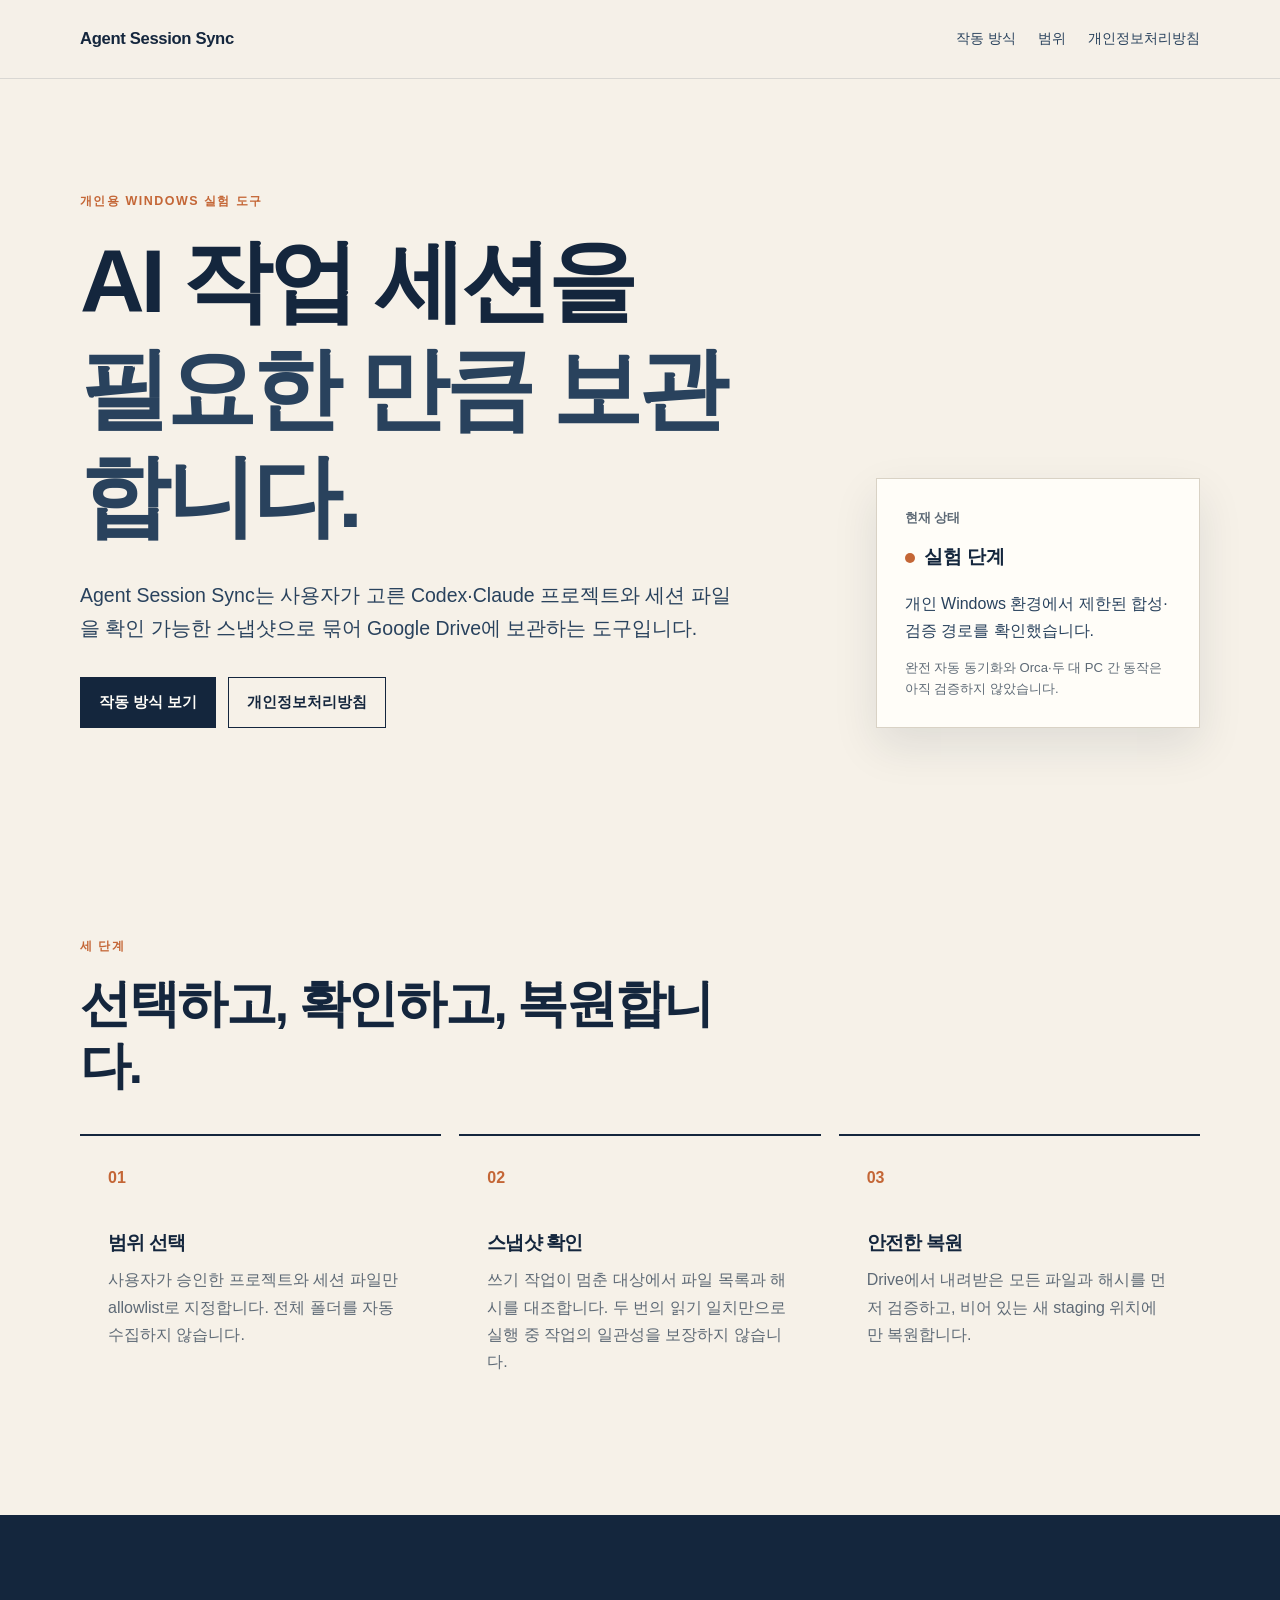
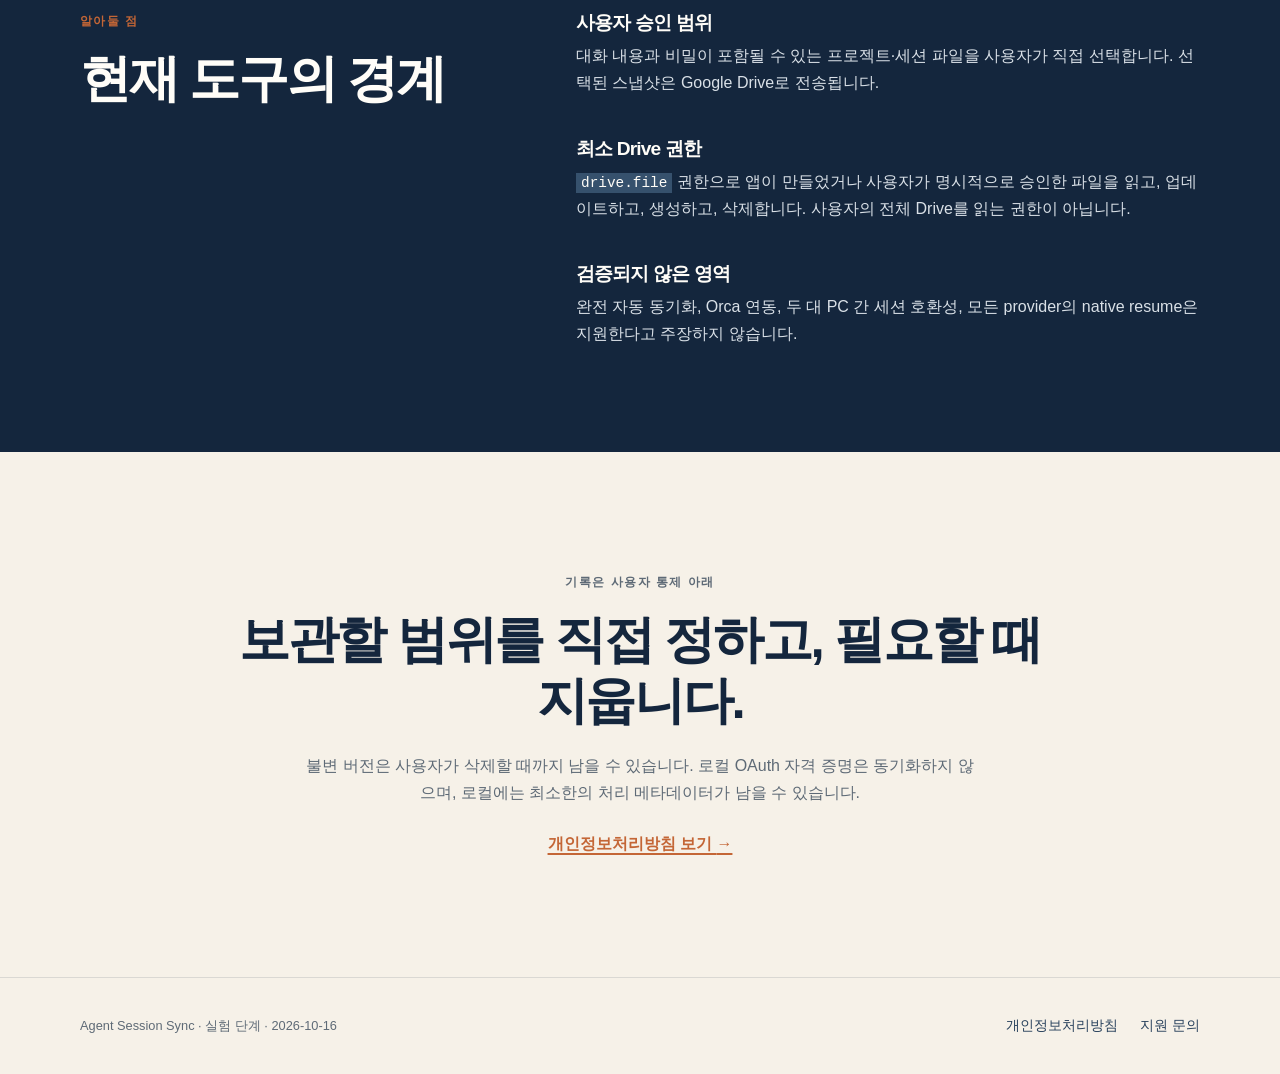
<file: index.html>
<!doctype html>
<html lang="ko">
<head>
  <meta charset="utf-8">
  <meta name="viewport" content="width=device-width, initial-scale=1">
  <meta name="description" content="Agent Session Sync는 Windows Codex와 Claude 세션 스냅샷을 Google Drive에 보관하는 실험적 개인 도구입니다.">
  <title>Agent Session Sync</title>
  <link rel="stylesheet" href="./styles.css">
</head>
<body>
  <a class="skip-link" href="#main">본문으로 건너뛰기</a>
  <header class="site-header">
    <div class="shell header-inner">
      <a class="brand" href="./index.html" aria-label="Agent Session Sync 홈">Agent Session Sync</a>
      <nav aria-label="주요 메뉴">
        <a href="#how-it-works">작동 방식</a>
        <a href="#boundaries">범위</a>
        <a href="./privacy.html">개인정보처리방침</a>
      </nav>
    </div>
  </header>

  <main id="main">
    <section class="hero shell" aria-labelledby="hero-title">
      <div class="hero-copy">
        <p class="eyebrow">개인용 Windows 실험 도구</p>
        <h1 id="hero-title">AI 작업 세션을<br><span>필요한 만큼 보관합니다.</span></h1>
        <p class="lede">Agent Session Sync는 사용자가 고른 Codex·Claude 프로젝트와 세션 파일을 확인 가능한 스냅샷으로 묶어 Google Drive에 보관하는 도구입니다.</p>
        <div class="actions">
          <a class="button primary" href="#how-it-works">작동 방식 보기</a>
          <a class="button secondary" href="./privacy.html">개인정보처리방침</a>
        </div>
      </div>
      <aside class="status-card" aria-label="현재 상태">
        <p class="card-label">현재 상태</p>
        <p class="status"><span class="status-dot" aria-hidden="true"></span>실험 단계</p>
        <p class="card-text">개인 Windows 환경에서 제한된 합성·검증 경로를 확인했습니다.</p>
        <p class="card-note">완전 자동 동기화와 Orca·두 대 PC 간 동작은 아직 검증하지 않았습니다.</p>
      </aside>
    </section>

    <section class="section shell" id="how-it-works" aria-labelledby="how-title">
      <div class="section-heading">
        <p class="eyebrow">세 단계</p>
        <h2 id="how-title">선택하고, 확인하고, 복원합니다.</h2>
      </div>
      <div class="steps">
        <article class="step-card">
          <p class="step-number">01</p>
          <h3>범위 선택</h3>
          <p>사용자가 승인한 프로젝트와 세션 파일만 allowlist로 지정합니다. 전체 폴더를 자동 수집하지 않습니다.</p>
        </article>
        <article class="step-card">
          <p class="step-number">02</p>
          <h3>스냅샷 확인</h3>
          <p>쓰기 작업이 멈춘 대상에서 파일 목록과 해시를 대조합니다. 두 번의 읽기 일치만으로 실행 중 작업의 일관성을 보장하지 않습니다.</p>
        </article>
        <article class="step-card">
          <p class="step-number">03</p>
          <h3>안전한 복원</h3>
          <p>Drive에서 내려받은 모든 파일과 해시를 먼저 검증하고, 비어 있는 새 staging 위치에만 복원합니다.</p>
        </article>
      </div>
    </section>

    <section class="section boundary-section" id="boundaries" aria-labelledby="boundary-title">
      <div class="shell boundary-grid">
        <div class="section-heading">
          <p class="eyebrow">알아둘 점</p>
          <h2 id="boundary-title">현재 도구의 경계</h2>
        </div>
        <div class="boundary-list">
          <div>
            <h3>사용자 승인 범위</h3>
            <p>대화 내용과 비밀이 포함될 수 있는 프로젝트·세션 파일을 사용자가 직접 선택합니다. 선택된 스냅샷은 Google Drive로 전송됩니다.</p>
          </div>
          <div>
            <h3>최소 Drive 권한</h3>
            <p><code>drive.file</code> 권한으로 앱이 만들었거나 사용자가 명시적으로 승인한 파일을 읽고, 업데이트하고, 생성하고, 삭제합니다. 사용자의 전체 Drive를 읽는 권한이 아닙니다.</p>
          </div>
          <div>
            <h3>검증되지 않은 영역</h3>
            <p>완전 자동 동기화, Orca 연동, 두 대 PC 간 세션 호환성, 모든 provider의 native resume은 지원한다고 주장하지 않습니다.</p>
          </div>
        </div>
      </div>
    </section>

    <section class="closing shell" aria-labelledby="closing-title">
      <p class="eyebrow">기록은 사용자 통제 아래</p>
      <h2 id="closing-title">보관할 범위를 직접 정하고, 필요할 때 지웁니다.</h2>
      <p>불변 버전은 사용자가 삭제할 때까지 남을 수 있습니다. 로컬 OAuth 자격 증명은 동기화하지 않으며, 로컬에는 최소한의 처리 메타데이터가 남을 수 있습니다.</p>
      <a class="text-link" href="./privacy.html">개인정보처리방침 보기 <span aria-hidden="true">→</span></a>
    </section>
  </main>

  <footer class="site-footer">
    <div class="shell footer-inner">
      <p>Agent Session Sync · 실험 단계 · 2026-10-16</p>
      <div>
        <a href="./privacy.html">개인정보처리방침</a>
        <a href="mailto:dudgb2380@gmail.com">지원 문의</a>
      </div>
    </div>
  </footer>
</body>
</html>
</file>
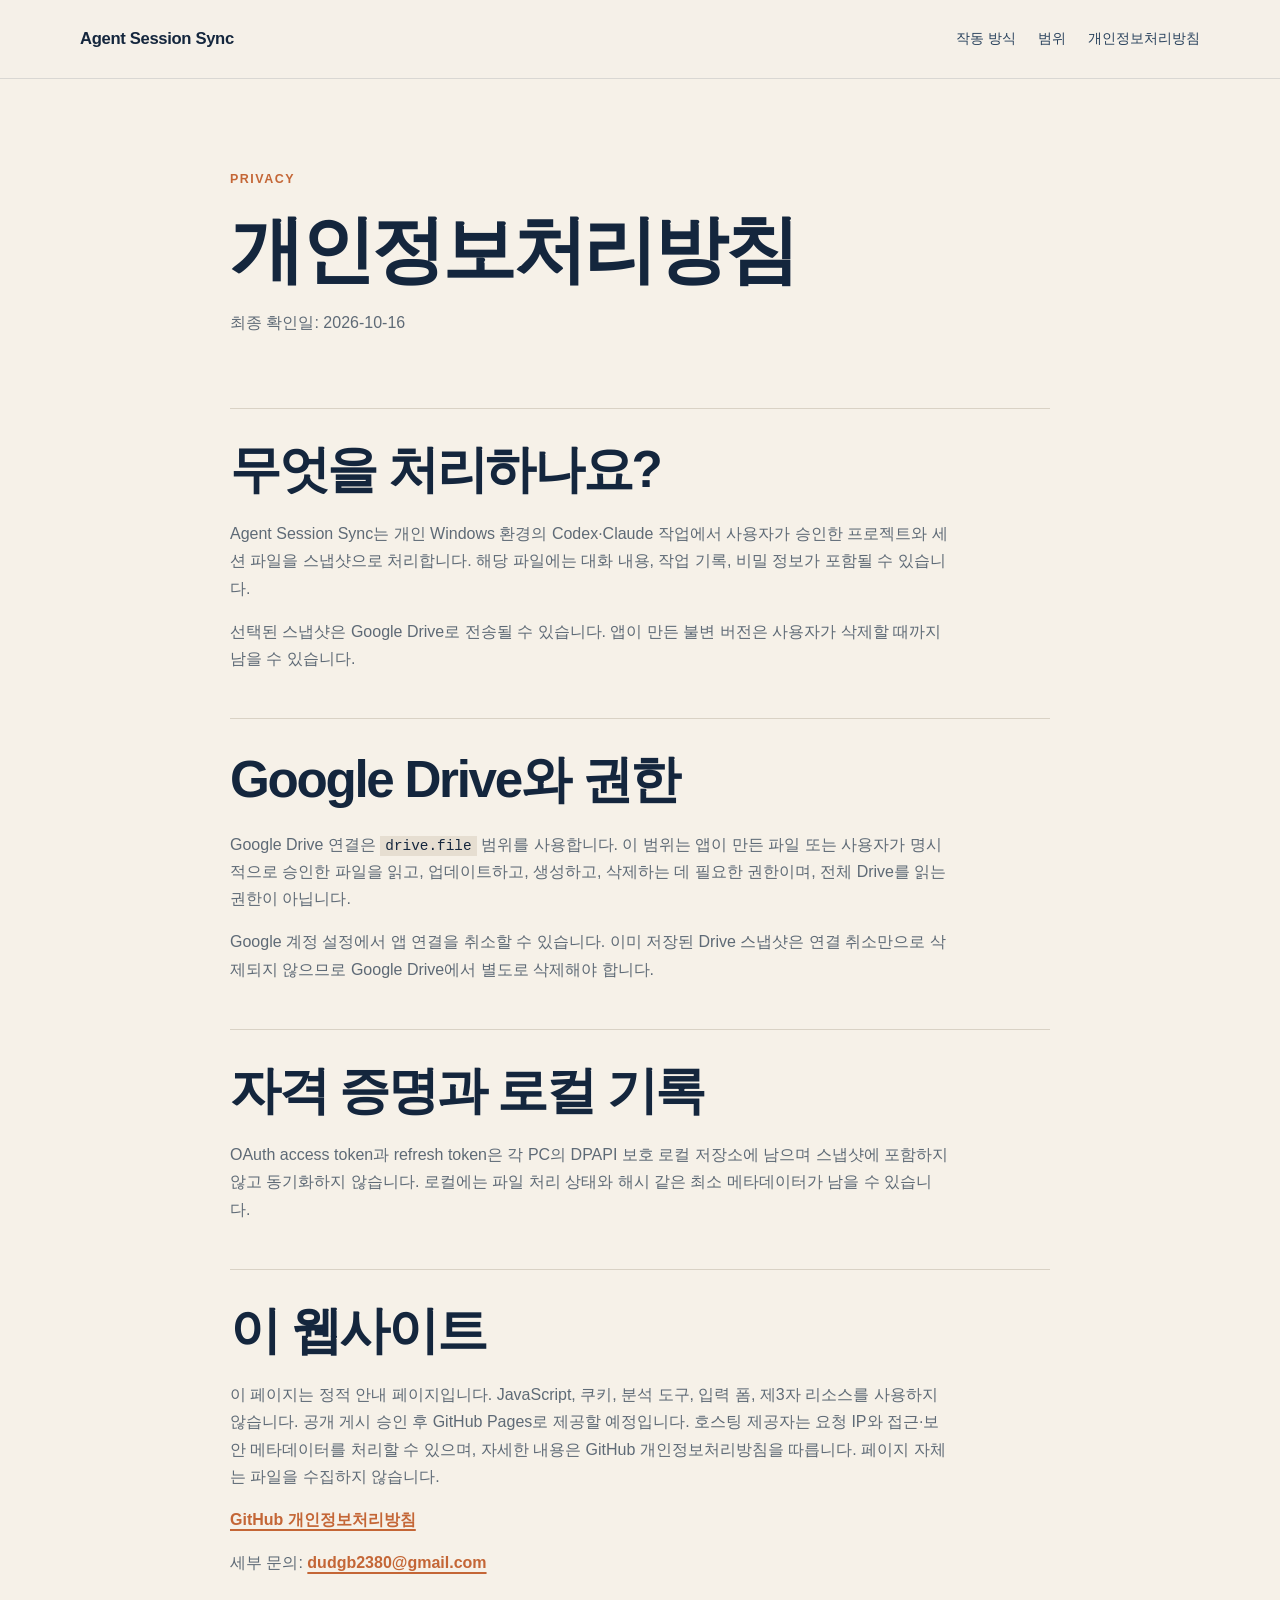
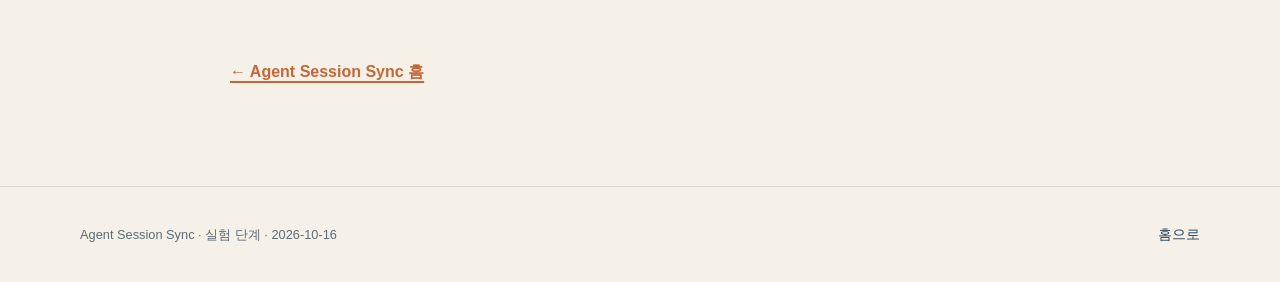
<file: privacy.html>
<!doctype html>
<html lang="ko">
<head>
  <meta charset="utf-8">
  <meta name="viewport" content="width=device-width, initial-scale=1">
  <meta name="description" content="Agent Session Sync 개인정보처리방침과 데이터 처리 범위 안내입니다.">
  <title>개인정보처리방침 · Agent Session Sync</title>
  <link rel="stylesheet" href="./styles.css">
</head>
<body>
  <a class="skip-link" href="#main">본문으로 건너뛰기</a>
  <header class="site-header">
    <div class="shell header-inner">
      <a class="brand" href="./index.html" aria-label="Agent Session Sync 홈">Agent Session Sync</a>
      <nav aria-label="주요 메뉴">
        <a href="./index.html#how-it-works">작동 방식</a>
        <a href="./index.html#boundaries">범위</a>
        <a href="./privacy.html" aria-current="page">개인정보처리방침</a>
      </nav>
    </div>
  </header>

  <main id="main" class="policy shell">
    <p class="eyebrow">Privacy</p>
    <h1>개인정보처리방침</h1>
    <p class="policy-intro">최종 확인일: 2026-10-16</p>

    <section class="policy-section" aria-labelledby="collect-title">
      <h2 id="collect-title">무엇을 처리하나요?</h2>
      <p>Agent Session Sync는 개인 Windows 환경의 Codex·Claude 작업에서 사용자가 승인한 프로젝트와 세션 파일을 스냅샷으로 처리합니다. 해당 파일에는 대화 내용, 작업 기록, 비밀 정보가 포함될 수 있습니다.</p>
      <p>선택된 스냅샷은 Google Drive로 전송될 수 있습니다. 앱이 만든 불변 버전은 사용자가 삭제할 때까지 남을 수 있습니다.</p>
    </section>

    <section class="policy-section" aria-labelledby="google-title">
      <h2 id="google-title">Google Drive와 권한</h2>
      <p>Google Drive 연결은 <code>drive.file</code> 범위를 사용합니다. 이 범위는 앱이 만든 파일 또는 사용자가 명시적으로 승인한 파일을 읽고, 업데이트하고, 생성하고, 삭제하는 데 필요한 권한이며, 전체 Drive를 읽는 권한이 아닙니다.</p>
      <p>Google 계정 설정에서 앱 연결을 취소할 수 있습니다. 이미 저장된 Drive 스냅샷은 연결 취소만으로 삭제되지 않으므로 Google Drive에서 별도로 삭제해야 합니다.</p>
    </section>

    <section class="policy-section" aria-labelledby="credential-title">
      <h2 id="credential-title">자격 증명과 로컬 기록</h2>
      <p>OAuth access token과 refresh token은 각 PC의 DPAPI 보호 로컬 저장소에 남으며 스냅샷에 포함하지 않고 동기화하지 않습니다. 로컬에는 파일 처리 상태와 해시 같은 최소 메타데이터가 남을 수 있습니다.</p>
    </section>

    <section class="policy-section" aria-labelledby="site-title">
      <h2 id="site-title">이 웹사이트</h2>
      <p>이 페이지는 정적 안내 페이지입니다. JavaScript, 쿠키, 분석 도구, 입력 폼, 제3자 리소스를 사용하지 않습니다. 공개 게시 승인 후 GitHub Pages로 제공할 예정입니다. 호스팅 제공자는 요청 IP와 접근·보안 메타데이터를 처리할 수 있으며, 자세한 내용은 GitHub 개인정보처리방침을 따릅니다. 페이지 자체는 파일을 수집하지 않습니다.</p>
      <p><a class="text-link" href="https://docs.github.com/en/site-policy/privacy-policies/github-general-privacy-statement">GitHub 개인정보처리방침</a></p>
      <p>세부 문의: <a class="text-link" href="mailto:dudgb2380@gmail.com">dudgb2380@gmail.com</a></p>
    </section>

    <a class="back-link" href="./index.html">← Agent Session Sync 홈</a>
  </main>

  <footer class="site-footer">
    <div class="shell footer-inner">
      <p>Agent Session Sync · 실험 단계 · 2026-10-16</p>
      <a href="./index.html">홈으로</a>
    </div>
  </footer>
</body>
</html>
</file>
<file: styles.css>
:root
{
  color-scheme: light;
  --navy: #14263d;
  --navy-soft: #29425d;
  --cream: #f6f1e8;
  --paper: #fffdf8;
  --line: #d9d2c5;
  --muted: #5e6a76;
  --accent: #c46636;
  --shadow: 0 18px 42px rgba(20, 38, 61, 0.1);
}

*
{
  box-sizing: border-box;
}

html
{
  scroll-behavior: smooth;
}

body
{
  margin: 0;
  color: var(--navy);
  background: var(--cream);
  font-family: "Malgun Gothic", "Apple SD Gothic Neo", "Noto Sans KR", sans-serif;
  line-height: 1.7;
}

a
{
  color: inherit;
}

.shell
{
  width: min(1120px, calc(100% - 48px));
  margin: 0 auto;
}

.skip-link
{
  position: absolute;
  left: 16px;
  top: -60px;
  z-index: 10;
  padding: 8px 12px;
  color: var(--paper);
  background: var(--navy);
}

.skip-link:focus
{
  top: 16px;
}

.site-header
{
  border-bottom: 1px solid rgba(20, 38, 61, 0.12);
  background: rgba(246, 241, 232, 0.94);
}

.header-inner,
.footer-inner
{
  display: flex;
  align-items: center;
  justify-content: space-between;
  gap: 24px;
  min-height: 78px;
}

.brand
{
  font-size: 1.04rem;
  font-weight: 800;
  letter-spacing: -0.02em;
  text-decoration: none;
}

nav,
.footer-inner div
{
  display: flex;
  flex-wrap: wrap;
  gap: 22px;
}

nav a,
.footer-inner a
{
  color: var(--navy-soft);
  font-size: 0.88rem;
  text-decoration: none;
}

nav a:hover,
.footer-inner a:hover,
.text-link:hover,
.back-link:hover
{
  color: var(--accent);
}

a:focus-visible
{
  outline: 3px solid var(--accent);
  outline-offset: 4px;
}

.hero
{
  display: grid;
  grid-template-columns: minmax(0, 1.45fr) minmax(280px, 0.65fr);
  align-items: end;
  gap: 72px;
  padding-top: 112px;
  padding-bottom: 112px;
}

.eyebrow
{
  margin: 0 0 16px;
  color: var(--accent);
  font-size: 0.78rem;
  font-weight: 800;
  letter-spacing: 0.12em;
  text-transform: uppercase;
}

h1,
h2,
h3,
p
{
  margin-top: 0;
}

h1,
h2,
h3
{
  letter-spacing: -0.045em;
  line-height: 1.2;
}

h1
{
  max-width: 760px;
  margin-bottom: 28px;
  font-size: clamp(2.8rem, 7vw, 5.8rem);
  font-weight: 800;
}

h1 span
{
  color: var(--navy-soft);
}

h2
{
  margin-bottom: 20px;
  font-size: clamp(2rem, 4vw, 3.25rem);
}

h3
{
  margin-bottom: 12px;
  font-size: 1.2rem;
}

.lede
{
  max-width: 660px;
  margin-bottom: 32px;
  color: var(--navy-soft);
  font-size: clamp(1.05rem, 2vw, 1.22rem);
}

.actions
{
  display: flex;
  flex-wrap: wrap;
  gap: 12px;
}

.button
{
  display: inline-block;
  padding: 12px 18px;
  border: 1px solid var(--navy);
  font-size: 0.92rem;
  font-weight: 700;
  text-decoration: none;
}

.button.primary
{
  color: var(--paper);
  background: var(--navy);
}

.button.secondary
{
  background: transparent;
}

.button:hover
{
  color: var(--paper);
  background: var(--accent);
  border-color: var(--accent);
}

.status-card
{
  padding: 28px;
  background: var(--paper);
  border: 1px solid var(--line);
  box-shadow: var(--shadow);
}

.card-label,
.card-note
{
  color: var(--muted);
  font-size: 0.82rem;
}

.card-label
{
  margin-bottom: 12px;
  font-weight: 700;
}

.status
{
  display: flex;
  align-items: center;
  gap: 9px;
  margin-bottom: 16px;
  font-size: 1.2rem;
  font-weight: 800;
}

.status-dot
{
  width: 10px;
  height: 10px;
  background: var(--accent);
  border-radius: 50%;
}

.card-text
{
  margin-bottom: 14px;
  color: var(--navy-soft);
}

.card-note
{
  margin-bottom: 0;
  line-height: 1.55;
}

.section
{
  padding-top: 96px;
  padding-bottom: 96px;
}

.section-heading
{
  max-width: 660px;
  margin-bottom: 38px;
}

.steps
{
  display: grid;
  grid-template-columns: repeat(3, 1fr);
  gap: 18px;
}

.step-card
{
  min-height: 250px;
  padding: 28px;
  border-top: 2px solid var(--navy);
}

.step-number
{
  margin-bottom: 40px;
  color: var(--accent);
  font-weight: 800;
}

.step-card p:last-child,
.boundary-list p,
.closing p,
.policy-section p
{
  color: var(--muted);
}

.boundary-section
{
  color: var(--paper);
  background: var(--navy);
}

.boundary-grid
{
  display: grid;
  grid-template-columns: 0.8fr 1.2fr;
  gap: 80px;
}

.boundary-list
{
  display: grid;
  gap: 32px;
}

.boundary-list h3,
.boundary-list p
{
  margin-bottom: 8px;
}

.boundary-list p
{
  color: #d9e0e7;
}

code
{
  padding: 2px 5px;
  color: var(--navy);
  background: #e6ded1;
  font-family: Consolas, monospace;
  font-size: 0.9em;
}

.boundary-section code
{
  color: var(--paper);
  background: #36516d;
}

.closing
{
  max-width: 860px;
  padding-top: 120px;
  padding-bottom: 120px;
  text-align: center;
}

.closing p:not(.eyebrow)
{
  max-width: 680px;
  margin: 0 auto 24px;
}

.text-link,
.back-link
{
  color: var(--accent);
  font-weight: 800;
  text-decoration-thickness: 2px;
  text-underline-offset: 4px;
}

.site-footer
{
  border-top: 1px solid rgba(20, 38, 61, 0.12);
}

.footer-inner
{
  min-height: 96px;
}

.footer-inner p
{
  margin: 0;
  color: var(--muted);
  font-size: 0.8rem;
}

.policy
{
  max-width: 820px;
  padding-top: 90px;
  padding-bottom: 100px;
}

.policy h1
{
  margin-bottom: 14px;
  font-size: clamp(2.8rem, 6vw, 4.6rem);
}

.policy-intro
{
  margin-bottom: 72px;
  color: var(--muted);
}

.policy-section
{
  padding: 30px 0;
  border-top: 1px solid var(--line);
}

.policy-section p
{
  max-width: 720px;
}

.back-link
{
  display: inline-block;
  margin-top: 36px;
}

@media (max-width: 760px)
{
  .shell
  {
    width: min(100% - 32px, 1120px);
  }

  .header-inner
  {
    align-items: flex-start;
    flex-direction: column;
    gap: 12px;
    padding: 18px 0;
  }

  nav
  {
    gap: 14px;
  }

  .hero,
  .boundary-grid
  {
    grid-template-columns: 1fr;
    gap: 42px;
  }

  .hero
  {
    padding-top: 72px;
    padding-bottom: 72px;
  }

  .steps
  {
    grid-template-columns: 1fr;
  }

  .step-card
  {
    min-height: auto;
  }

  .step-number
  {
    margin-bottom: 24px;
  }

  .section,
  .closing
  {
    padding-top: 72px;
    padding-bottom: 72px;
  }

  .footer-inner
  {
    align-items: flex-start;
    flex-direction: column;
    justify-content: center;
    gap: 8px;
  }
}

@media (prefers-reduced-motion: reduce)
{
  html
  {
    scroll-behavior: auto;
  }
}
</file>
